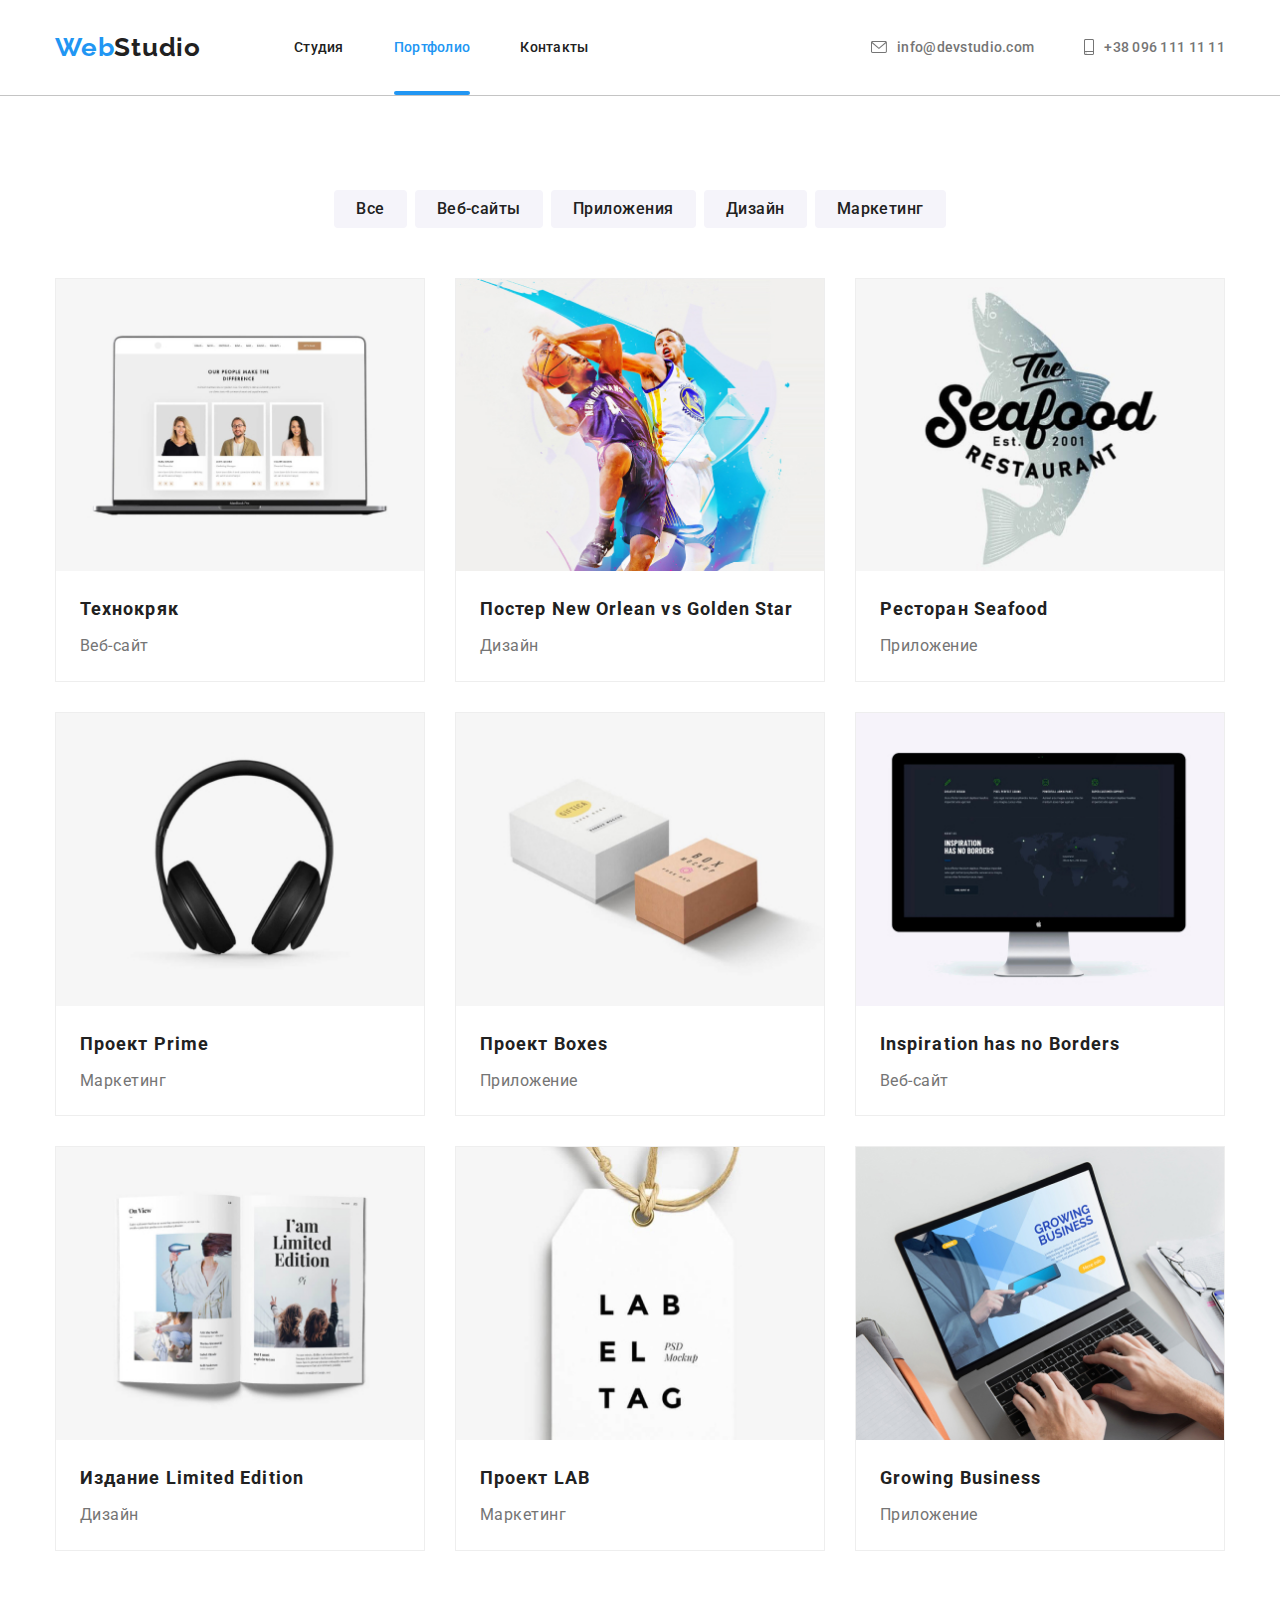
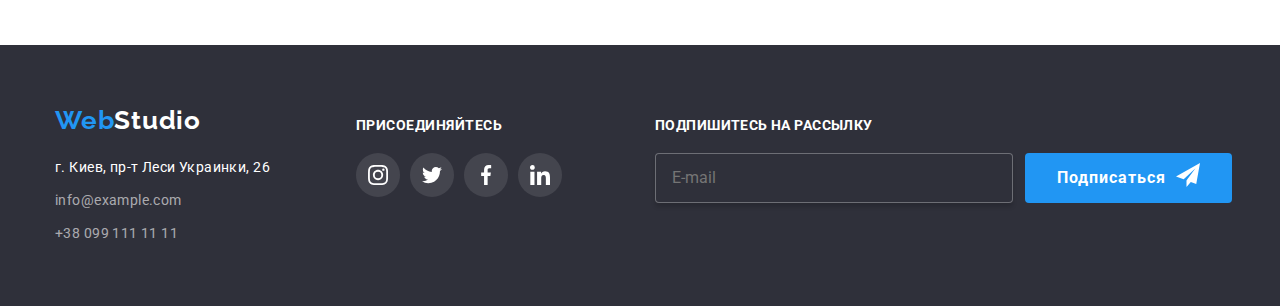
<file: portfolio.html>
<!DOCTYPE html>
<html lang="ru">

<head>
    <meta charset="UTF-8">
    <meta http-equiv="X-UA-Compatible" content="IE=edge">
    <meta name="viewport" content="width=device-width, initial-scale=1.0">
    <title>Document</title>
    <link
        href="https://fonts.googleapis.com/css2?family=Raleway:wght@700&family=Roboto:wght@400;500;700;900&display=swap"
        rel="stylesheet">
    <link rel="stylesheet"
        href="https://cdnjs.cloudflare.com/ajax/libs/modern-normalize/1.1.0/modern-normalize.min.css">
    <link rel="stylesheet" href="./css/style.css">

</head>

<body>
    <!-- Header -->
    <header class="header section">
        <div class="container header-container">
            <nav class="nav">
                <a class="logo" href="index.html">
                    <span class="logo-span">Web</span>Studio
                </a>
    
                <ul class="link-nav">
                    <li class="menue-link">
                        <a class="link " href="./index.html">Студия</a>
                    </li>
                    <li class="menue-link ">
                        <a class="link current" href="./portfolio.html">Портфолио</a>
                    </li>
                    <li class="menue-link">
                        <a class="link" href="">Контакты</a>
                    </li>
                </ul>
            </nav>
    
            <!-- Contacts -->
            <ul class="contacts">
                <li class="menue-link">
                    <a class="link" href="mailto:info@devstudio.com">
                        <svg class="envelope contact-icon">
                            <use href="./images/icons.svg#icon-envelope"></use>
                        </svg>
                        info@devstudio.com
                    </a>
                </li>
                <li class="menue-link">
    
                    <a class="link" href="tel:+380961111111"><svg class="smartphone contact-icon ">
                            <use href="./images/icons.svg#icon-smartphone"></use>
                        </svg>
                        +38 096 111 11 11
                    </a>
                </li>
            </ul>
        </div>
    </header>

    <!-- Main -->
    <main>
        <section class="section">
            <div class="container">
                <ul class="button-set">
                    <li class="button-list"><button class="radio-button" type="button">Все</button></li>
                    <li class="button-list"><button class="radio-button" type="button">Веб-сайты</button></li>
                    <li class="button-list"><button class="radio-button" type="button">Приложения</button></li>
                    <li class="button-list"><button class="radio-button" type="button">Дизайн</button></li>
                    <li class="button-list"><button class="radio-button" type="button">Маркетинг</button></li>
                </ul>
                
                <ul class="exempls">
                    <li class="exemples-list">
                        <a class="exemples-link" href="">
                            <div class="portfolio-img-box">
                                <img src="./images/tehnocrack.jpg" alt="Leptop" width="370">
                                <div class="portfolio-overlay">
                                    <p class="text">
                                        Технокряк это современная площадка распространения коронавируса. Компании используют эту платформу для цифрового
                                        шпионажа и атак на защищённые сервера конкурентов.
                                    </p>
                                </div>
                            </div>
                            <div class="poster-text">
                                <h2 class="portfolio-title">Технокряк</h2>
                                <p class="portfolio-text">Веб-сайт</p>
                            </div>
                        </a>
                    </li>
                
                    <li class="exemples-list">
                        <a class="exemples-link" href="">
                            <div class="portfolio-img-box">
                                <img src="./images/basketball.jpg" alt="basketball" width="370">
                                <div class="portfolio-overlay">
                                    <p class="text">
                                        Технокряк это современная площадка распространения коронавируса. Компании используют эту платформу для цифрового
                                        шпионажа и атак на защищённые сервера конкурентов.
                                    </p>
                                </div>
                            </div>
                            <div class="poster-text">
                                <h2 class="portfolio-title">Постер New Orlean vs Golden Star</h2>
                                <p class="portfolio-text">Дизайн</p>
                            </div>
                        </a>
                    </li>
                
                    <li class="exemples-list">
                        <a class="exemples-link" href="">
                            <div class="portfolio-img-box">
                                <img src="./images/seafood.jpg" alt="seafood" width="370">
                                <div class="portfolio-overlay">
                                    <p class="text">
                                        Технокряк это современная площадка распространения коронавируса. Компании используют эту платформу для цифрового
                                        шпионажа и атак на защищённые сервера конкурентов.
                                    </p>
                                </div>
                            </div>
                            <div class="poster-text">
                                <h2 class="portfolio-title">Ресторан Seafood</h2>
                                <p class="portfolio-text">Приложение</p>
                            </div>
                        </a>
                    </li>
                
                    <li class="exemples-list">
                        <a class="exemples-link" href="">
                            <div class="portfolio-img-box">
                                <img src="./images/headphones.jpg" alt="headphones" width="370">
                                <div class="portfolio-overlay">
                                    <p class="text">
                                        Технокряк это современная площадка распространения коронавируса. Компании используют эту платформу для цифрового
                                        шпионажа и атак на защищённые сервера конкурентов.
                                    </p>
                                </div>
                            </div>
                            <div class="poster-text">
                                <h2 class="portfolio-title">Проект Prime</h2>
                                <p class="portfolio-text">Маркетинг</p>
                            </div>
                        </a>
                    </li>
                
                    <li class="exemples-list">
                        <a class="exemples-link" href="">
                            <div class="portfolio-img-box">
                                <img src="./images/boxes.jpg" alt="boxes" width="370">
                                <div class="portfolio-overlay">
                                    <p class="text">
                                        Технокряк это современная площадка распространения коронавируса. Компании используют эту платформу для цифрового
                                        шпионажа и атак на защищённые сервера конкурентов.
                                    </p>
                                </div>
                            </div>
                            <div class="poster-text">
                                <h2 class="portfolio-title">Проект Boxes</h2>
                                <p class="portfolio-text">Приложение</p>
                            </div>
                        </a>
                    </li>
                
                    <li class="exemples-list">
                        <a class="exemples-link" href="">
                            <div class="portfolio-img-box">
                                <img src="./images/monitour.jpg" alt="monitour" width="370">
                                <div class="portfolio-overlay">
                                    <p class="text">
                                        Технокряк это современная площадка распространения коронавируса. Компании используют эту платформу для цифрового
                                        шпионажа и атак на защищённые сервера конкурентов.
                                    </p>
                                </div>
                            </div>
                            <div class="poster-text">
                                <h2 class="portfolio-title">Inspiration has no Borders</h2>
                                <p class="portfolio-text">Веб-сайт</p>
                            </div>
                        </a>
                    </li>
                
                    <li class="exemples-list">
                        <a class="exemples-link" href="">
                            <div class="portfolio-img-box">
                                <img src="./images/magasine.jpg" alt="magasine" width="370">
                                <div class="portfolio-overlay">
                                    <p class="text">
                                        Технокряк это современная площадка распространения коронавируса. Компании используют эту платформу для цифрового
                                        шпионажа и атак на защищённые сервера конкурентов.
                                    </p>
                                </div>
                            </div>
                            <div class="poster-text">
                                <h2 class="portfolio-title">Издание Limited Edition</h2>
                                <p class="portfolio-text">Дизайн</p>
                            </div>
                        </a>
                    </li>
                    <li class="exemples-list">
                        <a class="exemples-link" href="">
                            <div class="portfolio-img-box">
                                <img src="./images/label-tag.jpg" alt="label-tag" width="370">
                                <div class="portfolio-overlay">
                                    <p class="text">
                                        Технокряк это современная площадка распространения коронавируса. Компании используют эту платформу для цифрового
                                        шпионажа и атак на защищённые сервера конкурентов.
                                    </p>
                                </div>
                            </div>
                            <div class="poster-text">
                                <h2 class="portfolio-title">Проект LAB</h2>
                                <p class="portfolio-text">Маркетинг</p>
                            </div>
                        </a>
                    </li>
                    <li class="exemples-list">
                        <a class="exemples-link" href="">
                            <div class="portfolio-img-box">
                                <img src="./images/growing-business.jpg" alt="growing-business" width="370">
                                <div class="portfolio-overlay">
                                    <p class="text">
                                        Технокряк это современная площадка распространения коронавируса. Компании используют эту платформу для цифрового
                                        шпионажа и атак на защищённые сервера конкурентов.
                                    </p>
                                </div>
                            </div>
                            <div class="poster-text">
                                <h2 class="portfolio-title">Growing Business</h2>
                                <p class="portfolio-text">Приложение</p>
                            </div>
                        </a>
                    </li>
                </ul>
            </div>
        </section>
    </main>

    <!-- Footer -->
    <footer class="footer-section section">
        <div class="container footer-box">
            <div class="address-box">
                <a class="logo f-logo" href="index.html">
                    <span class="logo-span">Web</span><span class="footer-logo">Studio</span>
                </a>
                <address class="address">
                    <ul>
                        <li class="address-list">
                            <a class="link"
                                href="https://www.google.com/maps/place/%D0%B1%D1%83%D0%BB.+%D0%9B%D0%B5%D1%81%D0%B8+%D0%A3%D0%BA%D1%80%D0%B0%D0%B8%D0%BD%D0%BA%D0%B8,+26,+%D0%9A%D0%B8%D0%B5%D0%B2,+02000/@50.4265807,30.5361971,17z/data=!3m1!4b1!4m5!3m4!1s0x40d4cf0e033ecbe9:0x57a4dffefec77da0!8m2!3d50.4265807!4d30.5383858">
                                г. Киев, пр-т Леси Украинки, 26
                            </a>
                        </li>
                        <li class="address-list">
                            <a class="link footer-contacts" href="mailto:info@example.com"> info@example.com</a>
                        </li>
                        <li class="address-list">
                            <a class="link footer-contacts" href="tel:+380991111111"> +38 099 111 11 11</a>
                        </li>
                    </ul>
                </address>
            </div>
            <div class="social-net-footer">
                <h3 class="title">присоединяйтесь</h3>
                <ul class="social-net-box">
                    <li class="social-list">
                        <a href="" class="social-link">
                            <svg class="icon-social-net">
                                <use href="./images/icons.svg#icon-instagram"></use>
                            </svg>
                        </a>
                    </li>
                    <li class="social-list">
                        <a href="" class="social-link">
                            <svg class="icon-social-net">
                                <use href="./images/icons.svg#icon-twitter"></use>
                            </svg>
                        </a>
                    </li>
                    <li class="social-list">
                        <a href="" class="social-link">
                            <svg class="icon-social-net">
                                <use href="./images/icons.svg#icon-facebook"></use>
                            </svg>
                        </a>
                    </li>
                    <li class="social-list">
                        <a href="" class="social-link">
                            <svg class="icon-social-net">
                                <use href="./images/icons.svg#icon-linkedin"></use>
                            </svg>
                        </a>
                    </li>
                </ul>
            </div>
            <div class="footer-form">
                <h3 class="title">Подпишитесь на рассылку</h3>
                <form class="footer-fild">
                    <input type="email" class="footer-input" placeholder="E-mail" name="email-fild">
                    <button class="button footer-btn" type="submit">
                        <span>Подписаться</span>
                        <svg class="icon-send">
                            <use href="./images/icons.svg#icon-icon-send"></use>
                        </svg>
                    </button>
                </form>
            </div>
    
    
        </div>
    
    
    </footer>
    
    
    
    
    </body>
    
    </html>
</file>
<file: css/style.css>
/* General */

:root {
  --primary-text-color: #757575;
  --title-text-color: #212121;
  --wite-color: #ffffff;
  --accent-color: #2196f3;
  --hero-btn-hover-bg-color: #188ce8;
  --background-color: #2f303a;
  --button-color: #f5f4fa;
  --social-icons-color: #afb1b8;
  --title-area-bg-color: rgba(47, 48, 58, 0.8);
  --portfolio-overlay: rgba(33, 150, 243, 0.9);
  --backdrop-color: rgba(0, 0, 0, 0.2);

  --section-padding: 94px;
}

*,
*::before,
*::after {
  box-sizing: border-box;
}

body {
  font-family: Roboto, sans-serif;
  color: var(--primary-text-color);
  letter-spacing: 0.03em;
  background-color: var(--wite-color);
}

h1,
h2,
h3,
h4,
h5,
h6,
p {
  padding: 0;
  margin: 0;
}

ul {
  list-style: none;
  padding: 0;
  margin: 0;
}

a {
  text-decoration: none;
}

address {
  font-style: normal;
}

button {
  border: 0;
}

.section {
  padding-top: var(--section-padding);
  padding-bottom: var(--section-padding);

  /* outline: 2px solid red; */
}

.container {
  width: 1200px;
  padding-right: 15px;
  padding-left: 15px;
  margin-top: 0;
  margin-right: auto;
  margin-left: auto;
}

/* HEADER */
.header-container {
  display: flex;
  align-items: center;
}

.header a.current {
  position: relative;
  color: var(--accent-color);
}

.current::after {
  position: absolute;
  bottom: -40px;
  display: block;
  content: "";

  border-radius: 2px;

  width: 100%;
  height: 4px;
  background-color: var(--accent-color);
}

.logo {
  font-family: Raleway, sans-serif;
  color: var(--title-text-color);
  font-weight: 700;
  font-size: 26px;
  line-height: 1.19;
  letter-spacing: 0.03em;

  /* outline: 2px solid green; */
}

.logo-span {
  color: var(--accent-color);
}

.header .link {
  color: var(--title-text-color);
  text-decoration: none;
  font-weight: 500;
  font-size: 14px;
  line-height: calc(16 / 14);
  letter-spacing: 0.02em;

  transition: color 250ms cubic-bezier(0.4, 0, 0.2, 1);
}

.contacts .link {
  display: flex;
  align-items: center;
  color: var(--primary-text-color);
  letter-spacing: 0.02em;
}

.link:hover,
.link:focus {
  color: var(--accent-color);
}

.link .demo-box {
  text-decoration: none;
  font-size: 14px;
  line-height: 1.14;
}

.link-nav {
  display: flex;
  margin-top: 0;
  margin-bottom: 0;
  padding-left: 93px;
}
.nav {
  display: flex;
  align-items: center;
}

.contacts {
  display: flex;
  align-items: center;
  margin-left: auto;
}

.link span {
  margin: 0;
}

.envelope {
  margin-right: 10px;

  width: 16px;
  height: 12px;
  fill: var(--primary-text-color);

  transition: fill 250ms cubic-bezier(0.4, 0, 0.2, 1);
}

.smartphone {
  margin-right: 10px;

  width: 10px;
  height: 16px;
  fill: var(--primary-text-color);

  transition: fill 250ms cubic-bezier(0.4, 0, 0.2, 1);
}

.link:hover .envelope,
.link:focus .envelope,
.link:hover .smartphone,
.link:focus .smartphone {
  fill: var(--accent-color);
}

.menue-link {
  display: flex;
  align-items: center;
  margin-right: 50px;
}

.menue-link:last-child {
  margin: 0;
}

.header.section {
  --section-padding: 32px;
}

header {
  border-bottom: 1px solid #c4c4c4;
}

/* HERO */
.hero {
  padding-top: 200px;
  padding-bottom: 200px;
  margin: 0 auto;

  background-image: linear-gradient(
      to right,
      rgba(0, 0, 0, 0.4),
      rgba(0, 0, 0, 0.4)
    ),
    url(../images/hero-bg.jpg);
  background-repeat: no-repeat;
  background-size: cover;
  background-color: var(--background-color);
  max-width: 1600px;
}

.hero-title {
  margin-bottom: 30px;
  color: var(--wite-color);
  font-weight: 900;
  font-size: 44px;
  line-height: 1.36;
  text-transform: uppercase;
  letter-spacing: 0.06em;
  text-align: center;
}

.button {
  display: block;

  margin-right: auto;
  margin-left: auto;

  border: 0px;
  padding: 10px 32px;
  border-radius: 4px;
  width: auto;
  height: 50px;

  color: var(--wite-color);
  font-weight: 700;
  font-size: 16px;
  line-height: 1.87;
  letter-spacing: 0.06em;
  background-color: var(--accent-color);
  cursor: pointer;
  font-family: inherit;
}

.hero-button:hover {
  background-color: var(--hero-btn-hover-bg-color);
  box-shadow: 0px 4px 4px 0px #00000026;
}

.backdrop {
  position: fixed;
  z-index: 1;
  top: 0;
  left: 0;

  width: 100%;
  height: 100%;

  background-color: var(--backdrop-color);

  transition: opacity 250ms cubic-bezier(0.4, 0, 0.2, 1);
}

.modal {
  position: absolute;
  top: 50%;
  left: 50%;

  width: 528px;
  height: 581px;
  border-radius: 4px;
  box-shadow: 0px 2px 1px 0px rgba(0, 0, 0, 0.2),
    0px 1px 1px 0px rgba(0, 0, 0, 0.14), 0px 1px 3px 0px rgba(0, 0, 0, 0.12);

  background-color: var(--wite-color);

  opacity: 1;
  transform: scale(1) translate(-50%, -50%);

  transition: transform 250ms cubic-bezier(0.4, 0, 0.2, 1);
}

.icon-close {
  width: 18px;
  height: 18px;

  transition: fill 250ms cubic-bezier(0.4, 0, 0.2, 1);
}

.backdrop .modal .btn-close {
  position: absolute;
  z-index: 999;
  right: 8px;
  top: 8px;

  display: flex;
  justify-content: center;
  align-items: center;

  border: 1px solid rgba(0, 0, 0, 0.1);
  border-radius: 50%;

  width: 30px;
  height: 30px;

  background-color: #ffffff;
  cursor: pointer;
}

.btn-close:hover .icon-close {
  fill: var(--accent-color);
}

.backdrop.is-hidden {
  visibility: hidden;
  opacity: 0;
  pointer-events: none;
}

.is-hidden .modal {
  transform: translate(-50%, -50%) scale(0.5);
}

.hero-modal-form .button:hover,
.hero-modal-form .button:focus {
  background-color: var(--hero-btn-hover-bg-color);
  box-shadow: 0px 4px 4px 0px rgba(0, 0, 0, 0.15);
}

.hero-modal-form {
  display: flex;
  flex-direction: column;

  padding: 40px;

  position: absolute;
  top: 50%;
  left: 50%;

  width: 100%;
  height: 100%;

  transform: translate(-50%, -50%);
}

.hero-modal-form .title {
  margin-bottom: 12px;

  font-size: 20px;
  line-height: calc(23.44 / 20);
  letter-spacing: 0.03em;
  text-align: center;
}

.modal-label {
  margin-bottom: 10px;
  position: relative;
  display: flex;
  flex-direction: column;

  font-size: 12px;
  line-height: calc(14.06 / 12);
  letter-spacing: 0.01em;
}

.textarea-label {
  margin-bottom: 20px;
  background-image: url(../images/check.svg);
}

.modal-fild {
  margin-top: 4px;
  padding-left: 42px;

  width: 100%;
  height: 40px;

  border-radius: 4px;
  border: 1px solid rgba(33, 33, 33, 0.2);

  transition: border-color 250ms cubic-bezier(0.4, 0, 0.2, 1);
}

.text-area {
  padding: 12px 16px;
  resize: none;

  height: 120px;
}

.modal-icon {
  position: absolute;
  margin-left: 12px;

  bottom: 11px;
  left: 0;

  width: 18px;
  height: 18px;

  transition: fill 250ms cubic-bezier(0.4, 0, 0.2, 1);
}

.modal-fild:focus {
  border-color: var(--accent-color);
  outline: transparent;
}

.modal-fild:focus + .modal-icon {
  fill: var(--accent-color);
}

.modal-checkbox {
  display: flex;
  align-items: center;
  margin-bottom: 30px;

  font-size: 14px;
  line-height: calc(24 / 14);
  letter-spacing: 0.03em;
  cursor: pointer;
}

.agreement-link {
  color: var(--accent-color);
  text-decoration: underline;
}

.checkbox-icon {
  display: inline-block;
  margin-right: 9px;

  background-size: cover;

  width: 16px;
  height: 15px;

  background-image: url(../images/unchecked.svg);
}

.checkbox-in:checked + .checkbox-icon {
  background-image: url(../images/cheked.svg);
}

.checkbox-in {
  appearance: none;

  position: absolute;
}

/* Main */

.title {
  color: var(--title-text-color);
}

/* DESCRIPTION */

.skills-box {
  display: flex;
  align-items: center;
}

.description .title {
  margin-top: 0;
  margin-bottom: 10px;

  font-weight: 700;
  font-size: 14px;
  line-height: 1.14;
  text-transform: uppercase;
}

.description .text {
  margin: 0;

  font-weight: 400;
  font-size: 14px;
  line-height: 1.71;
}

.skills {
  margin-right: 30px;
  align-items: center;
  width: 270px;
}

.skills:last-child {
  margin-top: 0;
  margin-bottom: 0;
  margin-right: auto;
  margin-left: 0;
}

.skills:first-child {
  margin-top: 0;
  margin-bottom: 0;
  margin-right: 30px;
  margin-left: auto;
}

.icon-skill {
  width: 70px;
  height: 70px;
}

.icon-area {
  display: flex;
  align-items: center;
  justify-content: center;

  margin-bottom: 30px;

  width: 270px;
  height: 120px;
  border-radius: 4px;

  background-color: var(--button-color);
}

/* WHAT WE DO */

.what-we-do {
  padding-top: 0;
}

.demo-box {
  display: flex;
}

.demo-list {
  position: relative;
  margin-right: 30px;
}

.demo-list:last-child {
  margin-right: 0;
}

.img-demo {
  display: block;
}

.title-area {
  position: absolute;
  display: flex;
  justify-content: center;
  align-items: center;
  bottom: 0;
  width: 100%;
  height: 70px;

  background-color: var(--title-area-bg-color);
}

.title-area .title {
  font-size: 14px;
  line-height: calc(16.41 / 14);
  letter-spacing: 0.03em;
  color: var(--wite-color);
  text-transform: uppercase;
}

/* OUR TEAM */

.second-title {
  margin-bottom: 50px;
  margin-top: 0;
  text-align: center;

  color: var(--title-text-color);
  font-weight: 700;
  font-size: 36px;
  line-height: 1.16;
  letter-spacing: 0.03em;
}

.team-list-box {
  padding-top: 30px;
  padding-bottom: 30px;
}

.team .title {
  margin-bottom: 10px;

  font-weight: 500;
  font-size: 16px;
  line-height: 1.19;
}

.team .text {
  margin-bottom: 16px;
  font-size: 16px;
  line-height: 1.19;
}

.team-box {
  margin: 0;
  display: flex;
  padding: 0;
}

.team {
  background-color: var(--button-color);
}

.team-list {
  margin-right: 30px;
  text-align: center;
  background-color: var(--wite-color);
  box-shadow: 0px 2px 1px 0px #00000033, 0px 1px 1px 0px #00000024,
    0px 1px 3px 0px #0000001f;
  border-bottom-right-radius: 4px;
  border-bottom-left-radius: 4px;
}

.team-list:last-child {
  margin: 0;
}

.icon-social-net {
  width: 20px;
  height: 20px;
  fill: var(--social-icons-color);

  transition: fill 250ms cubic-bezier(0.4, 0, 0.2, 1);
}

.social-list {
  margin-right: 10px;

  width: 44px;
  height: 44px;
}

.social-list:last-child {
  margin: 0;
}

.social-link {
  display: flex;
  justify-content: center;
  align-items: center;
  border-radius: 50%;

  height: 100%;

  transition: background-color 250ms cubic-bezier(0.4, 0, 0.2, 1);
}

.social-link:last-child {
  margin: 0;
}

.social-net-box {
  display: flex;
  justify-content: center;
}

.social-link:hover,
.social-link:focus {
  background-color: var(--accent-color);
}

.social-link:hover .icon-social-net,
.social-link:focus .icon-social-net {
  fill: var(--wite-color);
}

/* CLIENTS */

.client-box {
  display: flex;
  justify-content: center;
}

.client-list {
  margin-right: 30px;

  width: 170px;
  height: 92px;
}

.client-list:last-child {
  margin: 0;
}

.icon-client {
  widows: 106px;
  height: 60px;
  fill: var(--social-icons-color);

  transition: fill 250ms cubic-bezier(0.4, 0, 0.2, 1);
}

.client-link {
  display: flex;
  justify-content: center;
  align-items: center;

  width: 100%;
  height: 100%;

  border-radius: 4px;
  border: 1px solid var(--social-icons-color);

  transition: border-color 250ms cubic-bezier(0.4, 0, 0.2, 1);
}

.client-link:hover,
.client-link:focus,
.client-link:hover .icon-client,
.client-link:focus .icon-client {
  border-color: var(--accent-color);
  fill: var(--accent-color);
}

/* FOOTER */
.footer-section {
  background-color: var(--background-color);
}

.footer-section.section {
  --section-padding: 60px;
}

.footer-section .link {
  font-family: Roboto, sans-serif;
  color: var(--wite-color);
  font-style: normal;
  font-weight: 400;
  font-size: 14px;
  line-height: 1.71;
  letter-spacing: 0.03em;
}

.footer-box {
  display: flex;
}

.footer-logo {
  color: var(--wite-color);
}

.footer-section .footer-contacts {
  margin-top: 9px;

  color: rgba(255, 255, 255, 0.6);
}

.address-box {
  margin-right: 70px;
  min-width: 231px;
}

.address-list {
  margin-bottom: 9px;
}

.address-list:last-child {
  margin: 0;
}

.address {
  margin-top: 20px;
}

.address-list .link {
  transition: color 250ms cubic-bezier(0.4, 0, 0.2, 1);
}

.address-list .link:hover,
.address-list .link:focus {
  color: var(--accent-color);
}

.social-net-footer .title {
  margin-bottom: 20px;

  text-transform: uppercase;
  font-size: 14px;
  line-height: 1.17;
  letter-spacing: 3%;
  color: var(--wite-color);
}

.social-net-footer {
  margin-top: 12px;
}

.social-net-footer .social-link {
  background-color: rgba(255, 255, 255, 0.1);
}

.social-net-footer .social-link:hover,
.social-net-footer .social-link:focus {
  background-color: var(--accent-color);
}

.social-net-footer .icon-social-net {
  fill: var(--wite-color);
}

.footer-form {
  width: 100%;
  margin-top: 12px;
  margin-left: 93px;
}

.footer-fild {
  display: flex;

  margin-right: 12px;
}

.footer-form .title {
  margin-bottom: 20px;

  font-weight: 700;
  font-size: 14px;
  line-height: calc(16.41 / 14);
  letter-spacing: 0.03em;
  text-transform: uppercase;
  color: var(--wite-color);
}

.footer-btn {
  display: flex;
  margin-left: 12px;
}

.footer-btn:hover,
.footer-btn:focus {
  background-color: var(--hero-btn-hover-bg-color);
}

.footer-input {
  padding-left: 16px;
  width: 358px;

  border: 1px solid rgba(255, 255, 255, 0.3);
  box-shadow: 0px 4px 4px 0px rgba(0, 0, 0, 0.15);
  border-radius: 4px;

  background-color: var(--background-color);
  color: var(--wite-color);
}

.icon-send {
  margin-left: 10px;

  width: 24px;
  height: 24px;
  fill: var(--wite-color);
}

/* PORTFOLIO */

.radio-button {
  border: 0;
  padding: 6px 22px;
  border-radius: 4px;

  color: var(--title-text-color);
  background-color: var(--button-color);
  font-weight: 500;
  font-size: 16px;
  line-height: 1.62;
  letter-spacing: 0.03em;
  cursor: pointer;
  font-family: inherit;

  transition: color 250ms cubic-bezier(0.4, 0, 0.2, 1),
    background-color 250ms cubic-bezier(0.4, 0, 0.2, 1);
}

.radio-button:hover,
.radio-button:focus {
  color: var(--wite-color);
  background-color: var(--accent-color);
  box-shadow: 0px 2px 2px 0px #0000001f, 0px 1px 2px 0px #00000014,
    0px 3px 1px 0px #0000001a;
}

.portfolio-title {
  margin-top: 0;
  margin-bottom: 4px;

  color: var(--title-text-color);
  font-weight: 700;
  font-size: 18px;
  line-height: 2;
  letter-spacing: 0.06em;

  /* outline: 2px solid green; */
}

.portfolio-text {
  margin-top: 0;
  margin-bottom: 0;

  color: var(--primary-text-color);
  font-size: 16px;
  line-height: 1.87;
  letter-spacing: 0.03em;

  /* outline: 2px solid green; */
}

.button-set {
  display: flex;
  align-items: center;
  margin-bottom: 50px;
  padding-bottom: 0;
  justify-content: center;
}

.button-list {
  margin-right: 8px;
}

.button-list:last-child {
  margin-right: 0;
}

.exempls {
  display: flex;
  flex-wrap: wrap;
  padding-top: 0;
}

.exemples-list {
  width: 370px;
  margin-right: 30px;
  margin-bottom: 30px;
}

.exemples-list:nth-child(3n) {
  margin-right: 0;
}

.exemples-list:nth-last-child(-n + 3) {
  margin-bottom: 0;
}

.exemples-link {
  display: block;

  height: 100%;

  border: 1px solid #eeeeee;

  transition: box-shadow 250ms cubic-bezier(0.4, 0, 0.2, 1);
}

.exemples-link:hover,
.exemples-link:focus {
  box-shadow: 1px 4px 6px 0px #00000029, 0px 4px 4px 0px #0000000f,
    0px 1px 1px 0px #0000001f;
}

img {
  display: block;
  max-width: 100%;
  height: auto;
}

.poster-text {
  padding: 20px 24px;
}

.portfolio-img-box {
  position: relative;
  overflow: hidden;
}

.portfolio-overlay {
  position: absolute;
  padding: 63px 24px;

  top: 100%;
  width: 100%;
  height: 100%;

  background-color: var(--portfolio-overlay);

  transition: top 250ms cubic-bezier(0.4, 0, 0.2, 1);
}

.exemples-link:hover .portfolio-overlay,
.exemples-link:focus .portfolio-overlay {
  top: 0;
}

.portfolio-overlay .text {
  font-size: 18px;
  line-height: calc(28 / 18);
  letter-spacing: 0.03em;
  color: var(--wite-color);
}
</file>
